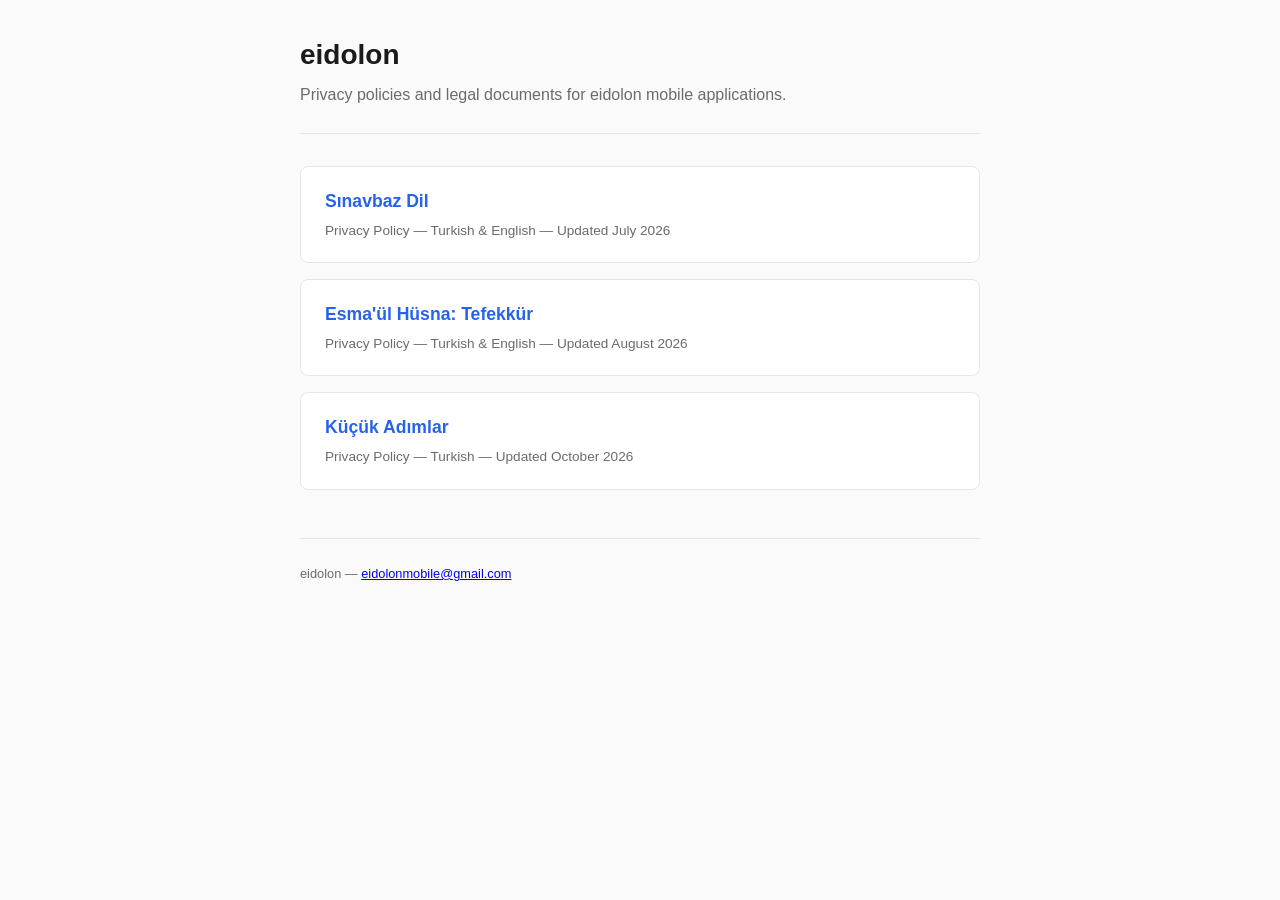
<file: index.html>
<!DOCTYPE html>
<html lang="en">
<head>
  <meta charset="UTF-8">
  <meta name="viewport" content="width=device-width, initial-scale=1.0">
  <title>eidolon — Legal Documents</title>
  <link rel="stylesheet" href="style.css">
</head>
<body>
  <div class="container">
    <header>
      <h1>eidolon</h1>
      <p>Privacy policies and legal documents for eidolon mobile applications.</p>
    </header>

    <main>
      <div class="card-grid">

        <div class="card">
          <h2><a href="sinavbaz/">Sınavbaz Dil</a></h2>
          <p class="meta">Privacy Policy — Turkish &amp; English — Updated July 2026</p>
        </div>

        <div class="card">
          <h2><a href="esma/">Esma'ül Hüsna: Tefekkür</a></h2>
          <p class="meta">Privacy Policy — Turkish &amp; English — Updated August 2026</p>
        </div>

        <div class="card">
          <h2><a href="kucukadimlar/">Küçük Adımlar</a></h2>
          <p class="meta">Privacy Policy — Turkish — Updated October 2026</p>
        </div>

        <!--
        <div class="card">
          <h2><a href="PROJECT-SLUG/">Project Name</a></h2>
          <p class="meta">Privacy Policy — LANGUAGES — Updated MONTH YEAR</p>
        </div>
        -->

      </div>
    </main>

    <footer>
      <p>eidolon &mdash; <a href="mailto:eidolonmobile@gmail.com">eidolonmobile@gmail.com</a></p>
    </footer>
  </div>
</body>
</html>
</file>
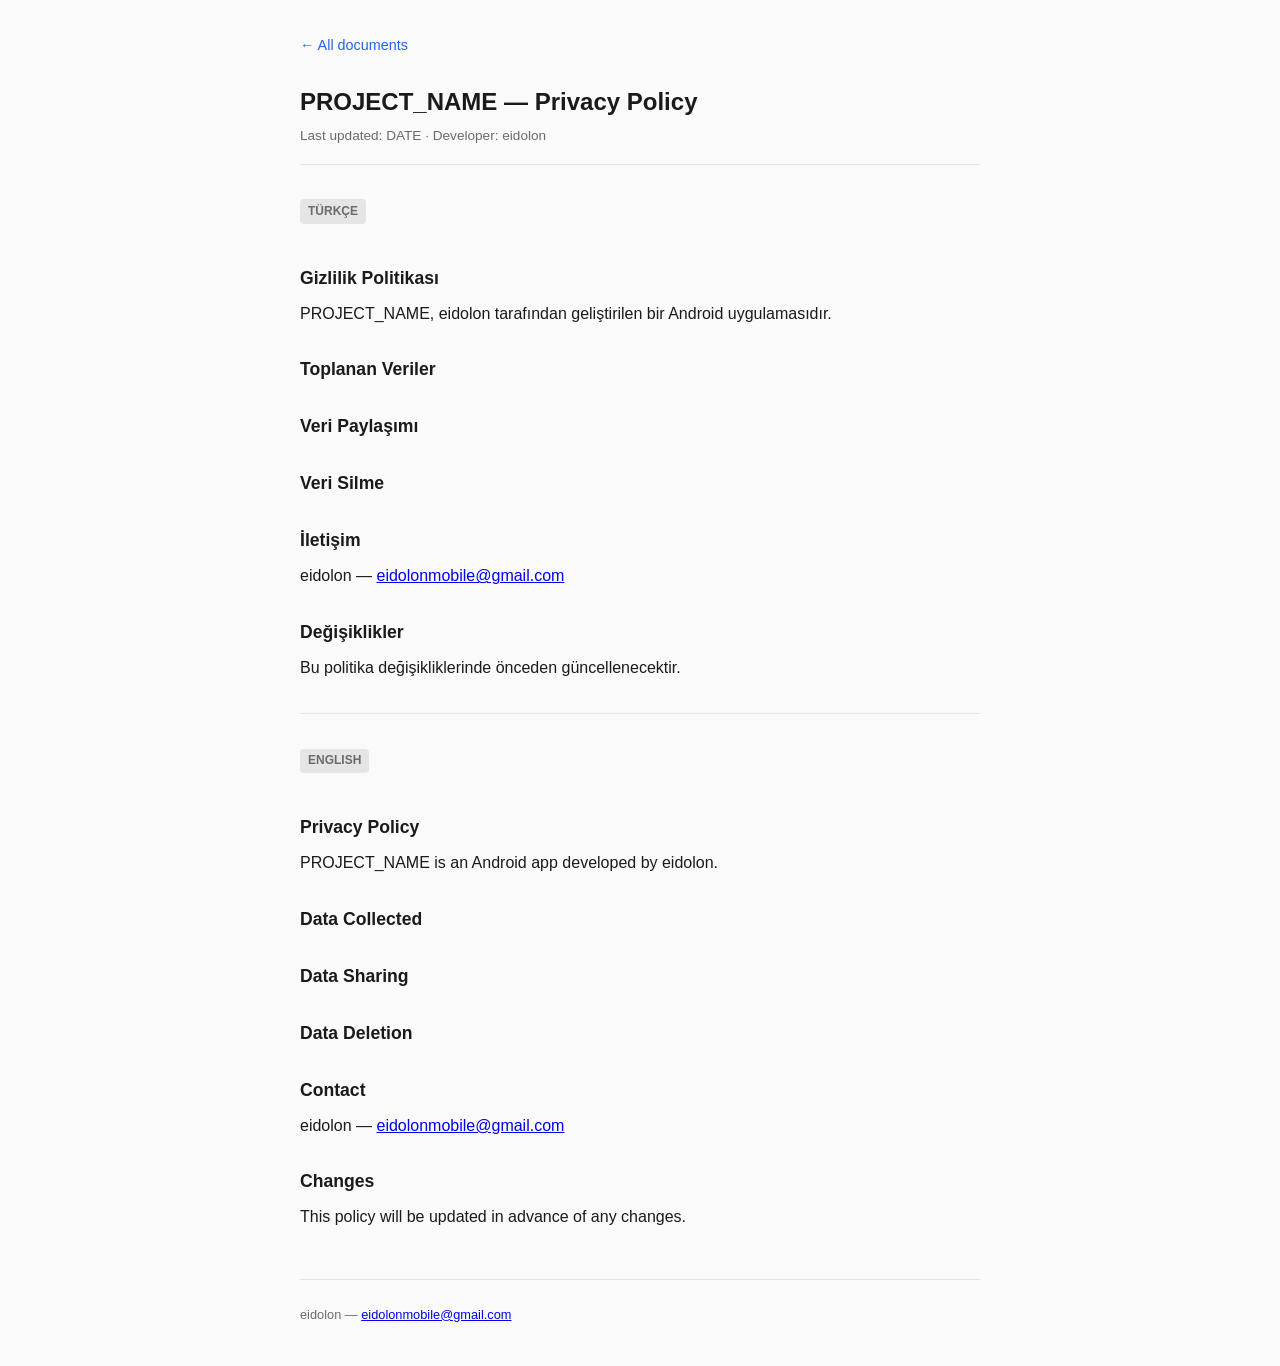
<file: _template/index.html>
<!DOCTYPE html>
<html lang="en">
<head>
  <meta charset="UTF-8">
  <meta name="viewport" content="width=device-width, initial-scale=1.0">
  <title>Privacy Policy — PROJECT_NAME</title>
  <link rel="stylesheet" href="../style.css">
</head>
<body>
  <div class="container policy">

    <a href="../" class="back-link">&larr; All documents</a>

    <h1>PROJECT_NAME — Privacy Policy</h1>
    <p class="meta">Last updated: DATE &middot; Developer: eidolon</p>

    <!-- ── Turkish ── -->
    <span class="lang-label">TÜRKÇE</span>

    <h2>Gizlilik Politikası</h2>

    <p>PROJECT_NAME, eidolon tarafından geliştirilen bir Android uygulamasıdır.</p>

    <h2>Toplanan Veriler</h2>
    <!-- List data collected, or state "no data collected" -->

    <h2>Veri Paylaşımı</h2>
    <!-- Describe data sharing practices -->

    <h2>Veri Silme</h2>
    <!-- Describe how users can delete their data -->

    <h2>İletişim</h2>
    <p>eidolon — <a href="mailto:eidolonmobile@gmail.com">eidolonmobile@gmail.com</a></p>

    <h2>Değişiklikler</h2>
    <p>Bu politika değişikliklerinde önceden güncellenecektir.</p>

    <hr>

    <!-- ── English ── -->
    <span class="lang-label">ENGLISH</span>

    <h2>Privacy Policy</h2>

    <p>PROJECT_NAME is an Android app developed by eidolon.</p>

    <h2>Data Collected</h2>
    <!-- List data collected, or state "no data collected" -->

    <h2>Data Sharing</h2>
    <!-- Describe data sharing practices -->

    <h2>Data Deletion</h2>
    <!-- Describe how users can delete their data -->

    <h2>Contact</h2>
    <p>eidolon — <a href="mailto:eidolonmobile@gmail.com">eidolonmobile@gmail.com</a></p>

    <h2>Changes</h2>
    <p>This policy will be updated in advance of any changes.</p>

    <footer>
      <p>eidolon &mdash; <a href="mailto:eidolonmobile@gmail.com">eidolonmobile@gmail.com</a></p>
    </footer>
  </div>
</body>
</html>
</file>
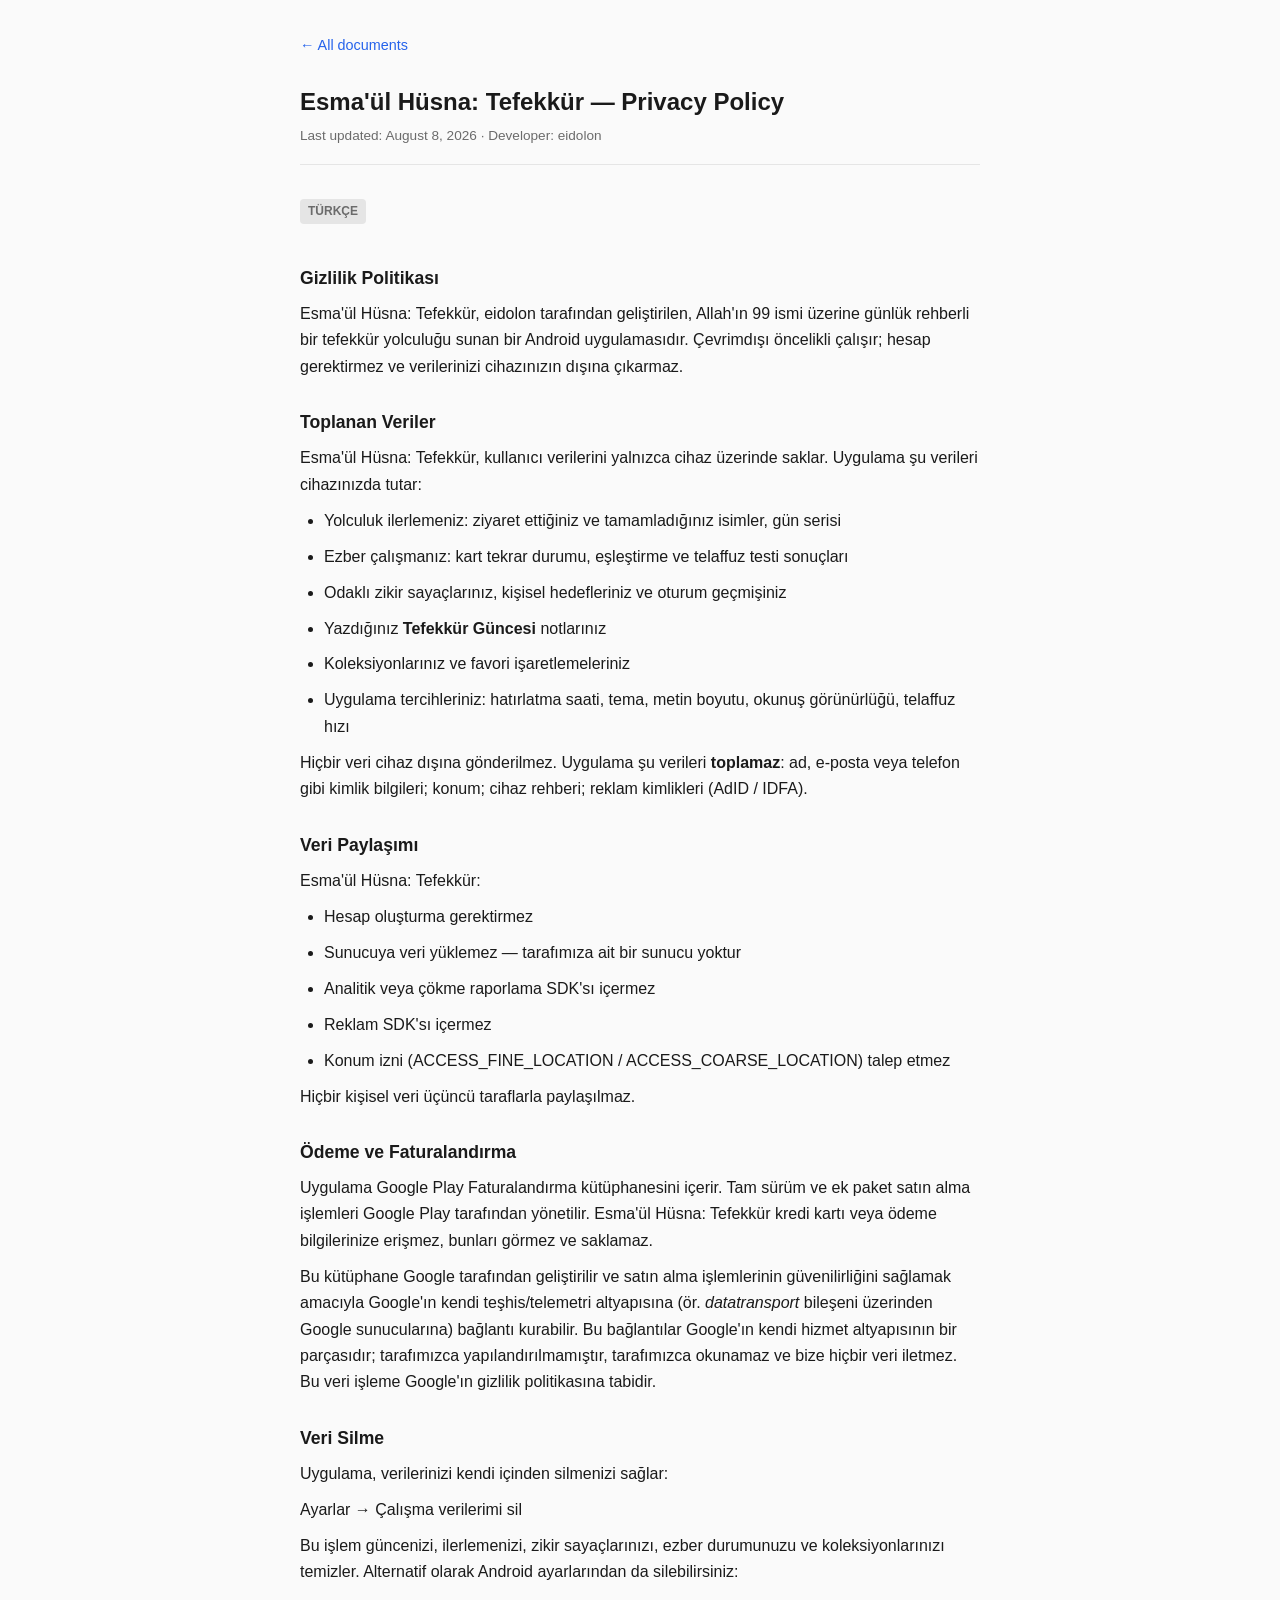
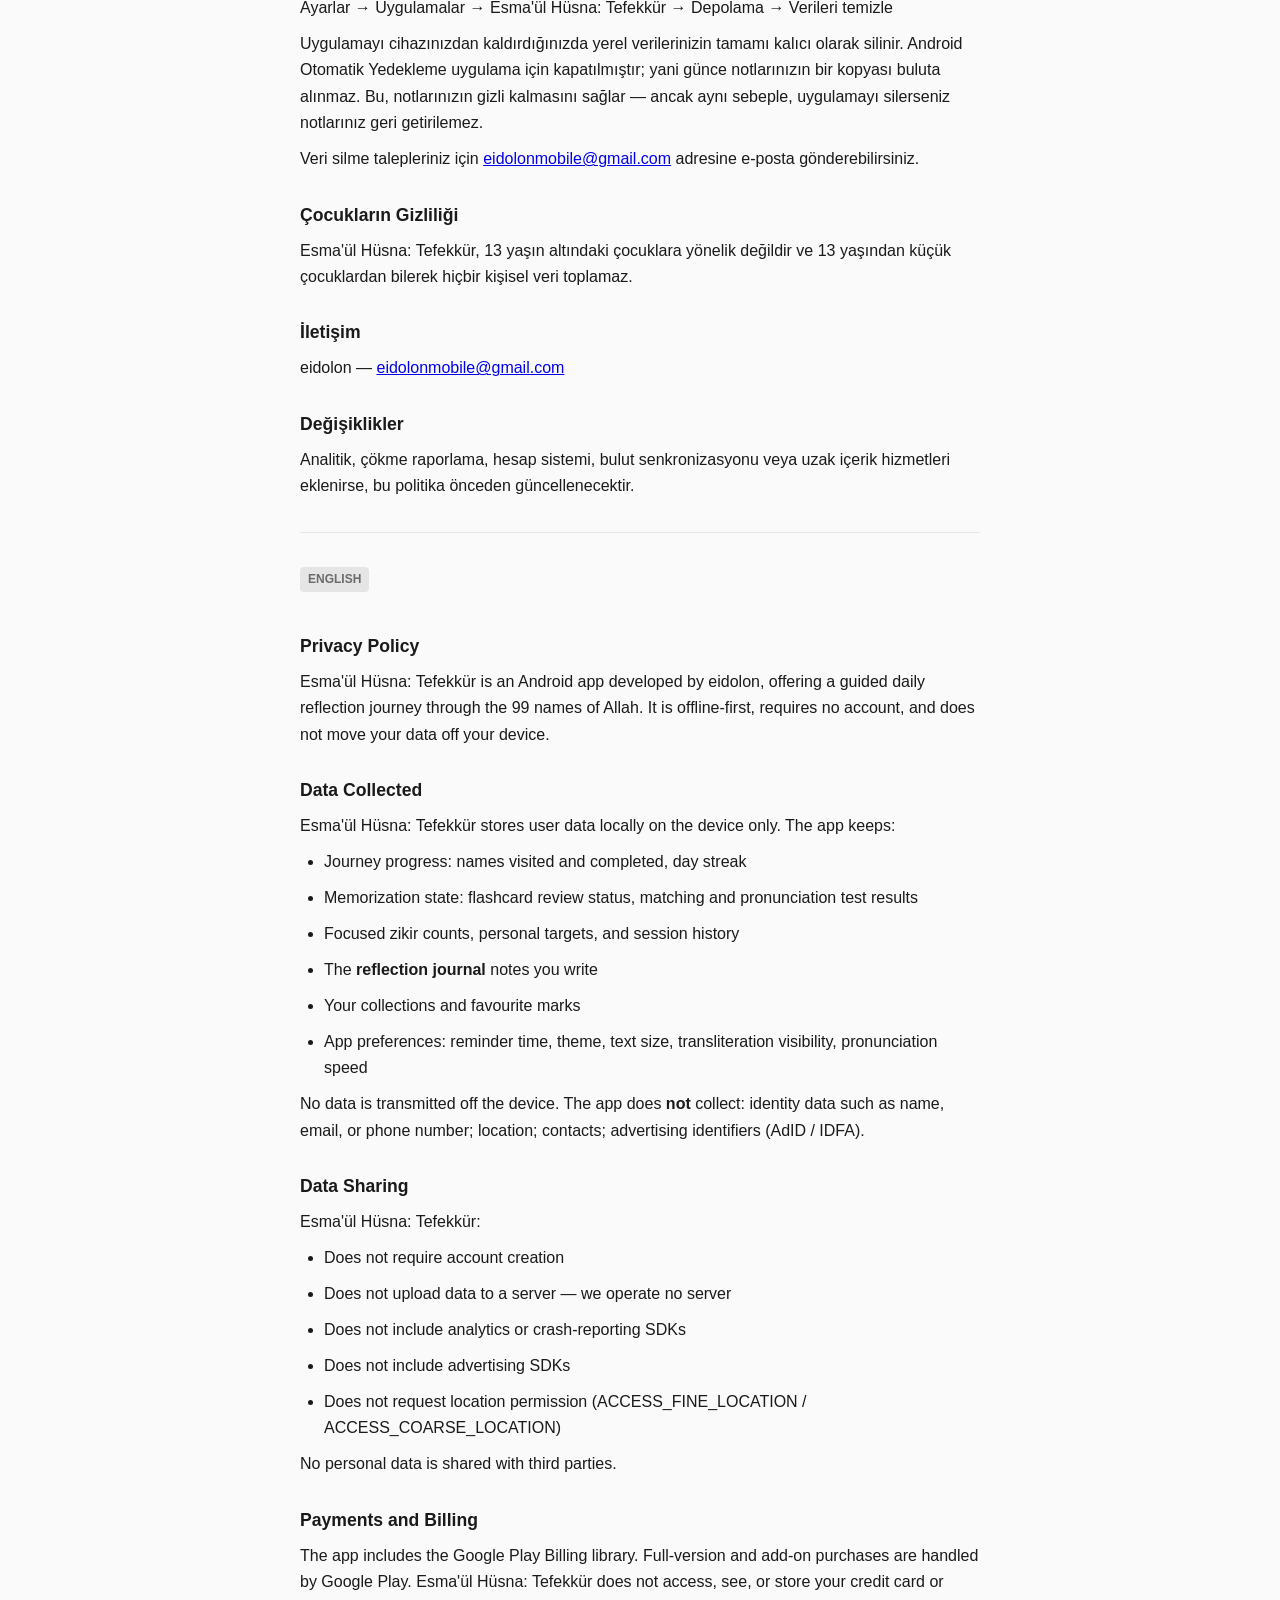
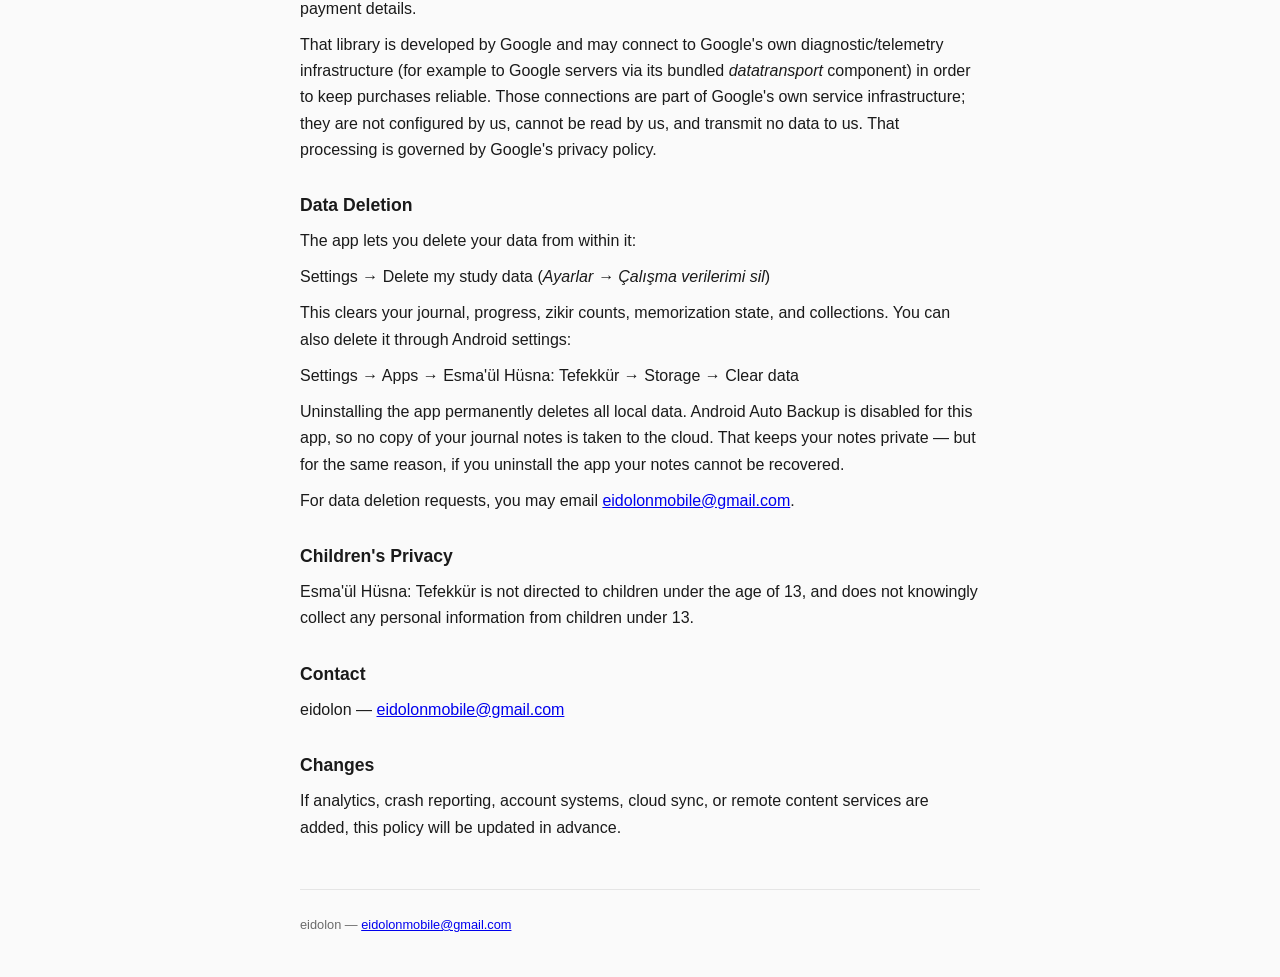
<file: esma/index.html>
<!DOCTYPE html>
<html lang="tr">
<head>
  <meta charset="UTF-8">
  <meta name="viewport" content="width=device-width, initial-scale=1.0">
  <title>Privacy Policy — Esma'ül Hüsna: Tefekkür</title>
  <link rel="stylesheet" href="../style.css">
</head>
<body>
  <div class="container policy">

    <a href="../" class="back-link">&larr; All documents</a>

    <h1>Esma'ül Hüsna: Tefekkür — Privacy Policy</h1>
    <p class="meta">Last updated: August 8, 2026 &middot; Developer: eidolon</p>

    <!-- ── Turkish ── -->
    <span class="lang-label">TÜRKÇE</span>

    <h2>Gizlilik Politikası</h2>

    <p>Esma'ül Hüsna: Tefekkür, eidolon tarafından geliştirilen, Allah'ın 99 ismi üzerine günlük rehberli bir tefekkür yolculuğu sunan bir Android uygulamasıdır. Çevrimdışı öncelikli çalışır; hesap gerektirmez ve verilerinizi cihazınızın dışına çıkarmaz.</p>

    <h2>Toplanan Veriler</h2>

    <p>Esma'ül Hüsna: Tefekkür, kullanıcı verilerini yalnızca cihaz üzerinde saklar. Uygulama şu verileri cihazınızda tutar:</p>

    <ul>
      <li>Yolculuk ilerlemeniz: ziyaret ettiğiniz ve tamamladığınız isimler, gün serisi</li>
      <li>Ezber çalışmanız: kart tekrar durumu, eşleştirme ve telaffuz testi sonuçları</li>
      <li>Odaklı zikir sayaçlarınız, kişisel hedefleriniz ve oturum geçmişiniz</li>
      <li>Yazdığınız <strong>Tefekkür Güncesi</strong> notlarınız</li>
      <li>Koleksiyonlarınız ve favori işaretlemeleriniz</li>
      <li>Uygulama tercihleriniz: hatırlatma saati, tema, metin boyutu, okunuş görünürlüğü, telaffuz hızı</li>
    </ul>

    <p>Hiçbir veri cihaz dışına gönderilmez. Uygulama şu verileri <strong>toplamaz</strong>: ad, e-posta veya telefon gibi kimlik bilgileri; konum; cihaz rehberi; reklam kimlikleri (AdID / IDFA).</p>

    <h2>Veri Paylaşımı</h2>

    <p>Esma'ül Hüsna: Tefekkür:</p>

    <ul>
      <li>Hesap oluşturma gerektirmez</li>
      <li>Sunucuya veri yüklemez — tarafımıza ait bir sunucu yoktur</li>
      <li>Analitik veya çökme raporlama SDK'sı içermez</li>
      <li>Reklam SDK'sı içermez</li>
      <li>Konum izni (ACCESS_FINE_LOCATION / ACCESS_COARSE_LOCATION) talep etmez</li>
    </ul>

    <p>Hiçbir kişisel veri üçüncü taraflarla paylaşılmaz.</p>

    <h2>Ödeme ve Faturalandırma</h2>

    <p>Uygulama Google Play Faturalandırma kütüphanesini içerir. Tam sürüm ve ek paket satın alma işlemleri Google Play tarafından yönetilir. Esma'ül Hüsna: Tefekkür kredi kartı veya ödeme bilgilerinize erişmez, bunları görmez ve saklamaz.</p>

    <p>Bu kütüphane Google tarafından geliştirilir ve satın alma işlemlerinin güvenilirliğini sağlamak amacıyla Google'ın kendi teşhis/telemetri altyapısına (ör. <em>datatransport</em> bileşeni üzerinden Google sunucularına) bağlantı kurabilir. Bu bağlantılar Google'ın kendi hizmet altyapısının bir parçasıdır; tarafımızca yapılandırılmamıştır, tarafımızca okunamaz ve bize hiçbir veri iletmez. Bu veri işleme Google'ın gizlilik politikasına tabidir.</p>

    <h2>Veri Silme</h2>

    <p>Uygulama, verilerinizi kendi içinden silmenizi sağlar:</p>

    <p>Ayarlar &rarr; Çalışma verilerimi sil</p>

    <p>Bu işlem güncenizi, ilerlemenizi, zikir sayaçlarınızı, ezber durumunuzu ve koleksiyonlarınızı temizler. Alternatif olarak Android ayarlarından da silebilirsiniz:</p>

    <p>Ayarlar &rarr; Uygulamalar &rarr; Esma'ül Hüsna: Tefekkür &rarr; Depolama &rarr; Verileri temizle</p>

    <p>Uygulamayı cihazınızdan kaldırdığınızda yerel verilerinizin tamamı kalıcı olarak silinir. Android Otomatik Yedekleme uygulama için kapatılmıştır; yani günce notlarınızın bir kopyası buluta alınmaz. Bu, notlarınızın gizli kalmasını sağlar — ancak aynı sebeple, uygulamayı silerseniz notlarınız geri getirilemez.</p>

    <p>Veri silme talepleriniz için <a href="mailto:eidolonmobile@gmail.com">eidolonmobile@gmail.com</a> adresine e-posta gönderebilirsiniz.</p>

    <h2>Çocukların Gizliliği</h2>

    <p>Esma'ül Hüsna: Tefekkür, 13 yaşın altındaki çocuklara yönelik değildir ve 13 yaşından küçük çocuklardan bilerek hiçbir kişisel veri toplamaz.</p>

    <h2>İletişim</h2>

    <p>eidolon — <a href="mailto:eidolonmobile@gmail.com">eidolonmobile@gmail.com</a></p>

    <h2>Değişiklikler</h2>

    <p>Analitik, çökme raporlama, hesap sistemi, bulut senkronizasyonu veya uzak içerik hizmetleri eklenirse, bu politika önceden güncellenecektir.</p>

    <hr>

    <!-- ── English ── -->
    <span class="lang-label">ENGLISH</span>

    <h2>Privacy Policy</h2>

    <p>Esma'ül Hüsna: Tefekkür is an Android app developed by eidolon, offering a guided daily reflection journey through the 99 names of Allah. It is offline-first, requires no account, and does not move your data off your device.</p>

    <h2>Data Collected</h2>

    <p>Esma'ül Hüsna: Tefekkür stores user data locally on the device only. The app keeps:</p>

    <ul>
      <li>Journey progress: names visited and completed, day streak</li>
      <li>Memorization state: flashcard review status, matching and pronunciation test results</li>
      <li>Focused zikir counts, personal targets, and session history</li>
      <li>The <strong>reflection journal</strong> notes you write</li>
      <li>Your collections and favourite marks</li>
      <li>App preferences: reminder time, theme, text size, transliteration visibility, pronunciation speed</li>
    </ul>

    <p>No data is transmitted off the device. The app does <strong>not</strong> collect: identity data such as name, email, or phone number; location; contacts; advertising identifiers (AdID / IDFA).</p>

    <h2>Data Sharing</h2>

    <p>Esma'ül Hüsna: Tefekkür:</p>

    <ul>
      <li>Does not require account creation</li>
      <li>Does not upload data to a server — we operate no server</li>
      <li>Does not include analytics or crash-reporting SDKs</li>
      <li>Does not include advertising SDKs</li>
      <li>Does not request location permission (ACCESS_FINE_LOCATION / ACCESS_COARSE_LOCATION)</li>
    </ul>

    <p>No personal data is shared with third parties.</p>

    <h2>Payments and Billing</h2>

    <p>The app includes the Google Play Billing library. Full-version and add-on purchases are handled by Google Play. Esma'ül Hüsna: Tefekkür does not access, see, or store your credit card or payment details.</p>

    <p>That library is developed by Google and may connect to Google's own diagnostic/telemetry infrastructure (for example to Google servers via its bundled <em>datatransport</em> component) in order to keep purchases reliable. Those connections are part of Google's own service infrastructure; they are not configured by us, cannot be read by us, and transmit no data to us. That processing is governed by Google's privacy policy.</p>

    <h2>Data Deletion</h2>

    <p>The app lets you delete your data from within it:</p>

    <p>Settings &rarr; Delete my study data (<em>Ayarlar &rarr; Çalışma verilerimi sil</em>)</p>

    <p>This clears your journal, progress, zikir counts, memorization state, and collections. You can also delete it through Android settings:</p>

    <p>Settings &rarr; Apps &rarr; Esma'ül Hüsna: Tefekkür &rarr; Storage &rarr; Clear data</p>

    <p>Uninstalling the app permanently deletes all local data. Android Auto Backup is disabled for this app, so no copy of your journal notes is taken to the cloud. That keeps your notes private — but for the same reason, if you uninstall the app your notes cannot be recovered.</p>

    <p>For data deletion requests, you may email <a href="mailto:eidolonmobile@gmail.com">eidolonmobile@gmail.com</a>.</p>

    <h2>Children's Privacy</h2>

    <p>Esma'ül Hüsna: Tefekkür is not directed to children under the age of 13, and does not knowingly collect any personal information from children under 13.</p>

    <h2>Contact</h2>

    <p>eidolon — <a href="mailto:eidolonmobile@gmail.com">eidolonmobile@gmail.com</a></p>

    <h2>Changes</h2>

    <p>If analytics, crash reporting, account systems, cloud sync, or remote content services are added, this policy will be updated in advance.</p>

    <footer>
      <p>eidolon &mdash; <a href="mailto:eidolonmobile@gmail.com">eidolonmobile@gmail.com</a></p>
    </footer>
  </div>
</body>
</html>
</file>
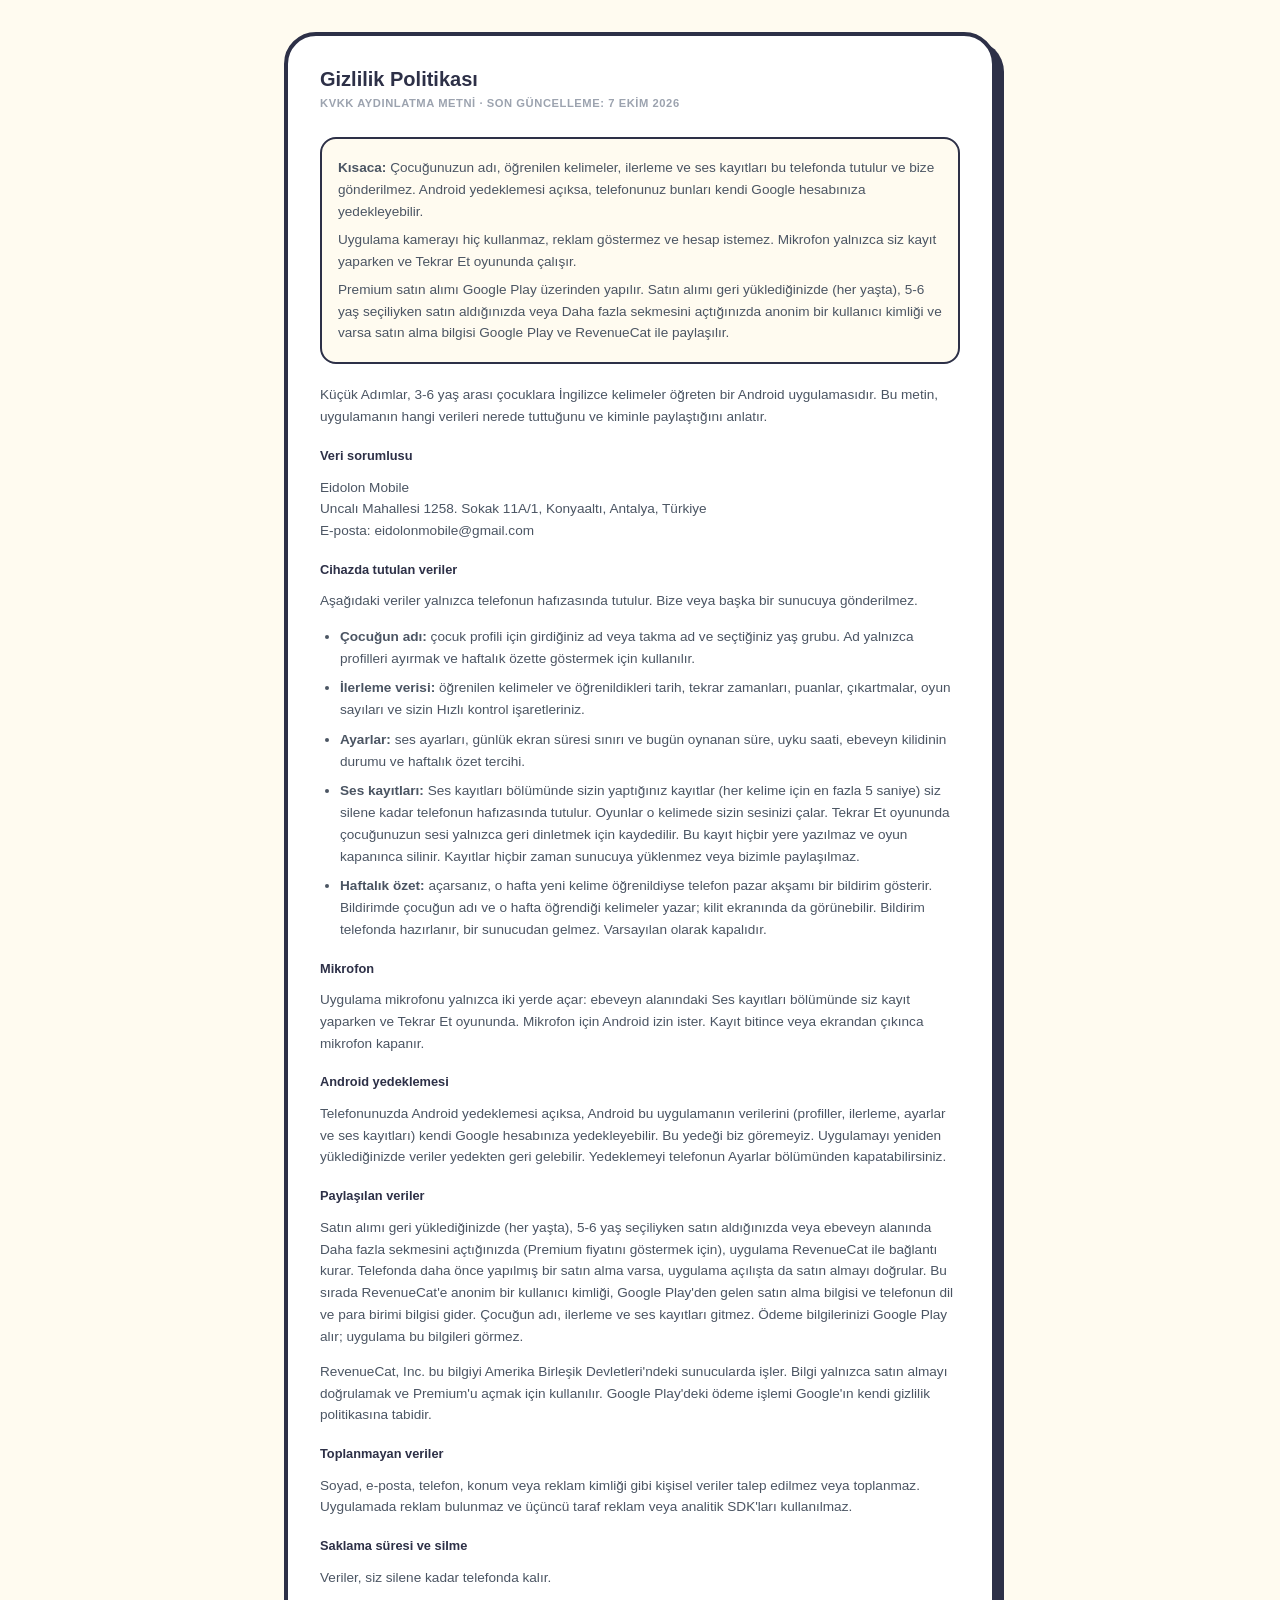
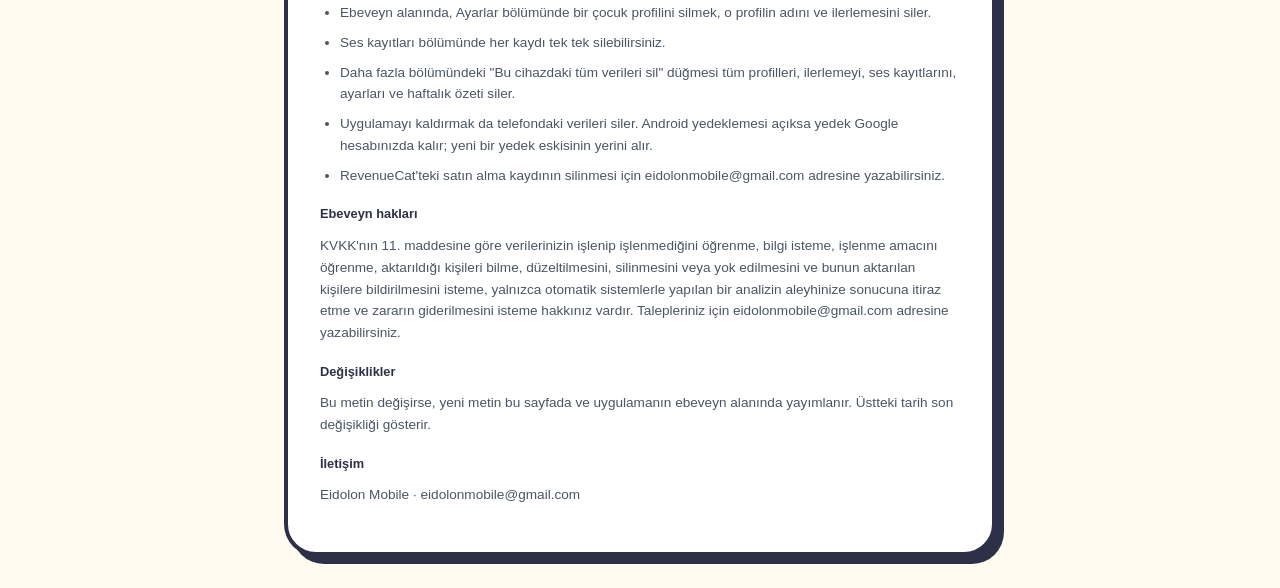
<file: kucukadimlar/index.html>
<!doctype html>
<html lang="tr">
<head>
<meta charset="utf-8">
<meta name="viewport" content="width=device-width, initial-scale=1">
<title>Gizlilik Politikası · Küçük Adımlar</title>
<style>
  body {
    margin: 0;
    padding: 2rem 1rem;
    background: #FFFBF0;
    color: #2D3047;
    font-family: -apple-system, BlinkMacSystemFont, "Segoe UI", Roboto, sans-serif;
  }
  .card {
    max-width: 640px;
    margin: 0 auto;
    background: #fff;
    border: 4px solid #2D3047;
    border-radius: 32px;
    box-shadow: 8px 8px 0px 0px #2D3047;
    padding: 2rem;
  }
  h1 { font-size: 1.25rem; font-weight: 900; margin: 0 0 0.25rem; }
  .updated { font-size: 0.7rem; font-weight: 700; color: #9CA3AF; text-transform: uppercase; letter-spacing: 0.05em; margin: 0 0 1.5rem; }
  h2 { font-size: 0.8rem; font-weight: 900; margin: 1.25rem 0 0.4rem; }
  p, li { font-size: 0.85rem; font-weight: 500; color: #4B5563; line-height: 1.6; }
  ul { margin: 0.25rem 0; padding-left: 1.25rem; }
  li { margin-bottom: 0.5rem; }
  li:last-child { margin-bottom: 0; }
  .box { background: #FFFBF0; border: 2px solid #2D3047; border-radius: 16px; padding: 0.75rem 1rem; margin-bottom: 1.25rem; }
  .box p { margin: 0.4rem 0; }
</style>
</head>
<body>
  <div class="card">
    <h1>Gizlilik Politikası</h1>
    <p class="updated">KVKK Aydınlatma Metni · Son güncelleme: 7 Ekim 2026</p>

    <div class="box">
      <p><strong>Kısaca:</strong> Çocuğunuzun adı, öğrenilen kelimeler, ilerleme ve ses kayıtları bu telefonda tutulur ve bize gönderilmez. Android yedeklemesi açıksa, telefonunuz bunları kendi Google hesabınıza yedekleyebilir.</p>
      <p>Uygulama kamerayı hiç kullanmaz, reklam göstermez ve hesap istemez. Mikrofon yalnızca siz kayıt yaparken ve Tekrar Et oyununda çalışır.</p>
      <p>Premium satın alımı Google Play üzerinden yapılır. Satın alımı geri yüklediğinizde (her yaşta), 5-6 yaş seçiliyken satın aldığınızda veya Daha fazla sekmesini açtığınızda anonim bir kullanıcı kimliği ve varsa satın alma bilgisi Google Play ve RevenueCat ile paylaşılır.</p>
    </div>

    <p>Küçük Adımlar, 3-6 yaş arası çocuklara İngilizce kelimeler öğreten bir Android uygulamasıdır. Bu metin, uygulamanın hangi verileri nerede tuttuğunu ve kiminle paylaştığını anlatır.</p>

    <h2>Veri sorumlusu</h2>
    <p>Eidolon Mobile<br>Uncalı Mahallesi 1258. Sokak 11A/1, Konyaaltı, Antalya, Türkiye<br>E-posta: eidolonmobile@gmail.com</p>

    <h2>Cihazda tutulan veriler</h2>
    <p>Aşağıdaki veriler yalnızca telefonun hafızasında tutulur. Bize veya başka bir sunucuya gönderilmez.</p>
    <ul>
      <li><strong>Çocuğun adı:</strong> çocuk profili için girdiğiniz ad veya takma ad ve seçtiğiniz yaş grubu. Ad yalnızca profilleri ayırmak ve haftalık özette göstermek için kullanılır.</li>
      <li><strong>İlerleme verisi:</strong> öğrenilen kelimeler ve öğrenildikleri tarih, tekrar zamanları, puanlar, çıkartmalar, oyun sayıları ve sizin Hızlı kontrol işaretleriniz.</li>
      <li><strong>Ayarlar:</strong> ses ayarları, günlük ekran süresi sınırı ve bugün oynanan süre, uyku saati, ebeveyn kilidinin durumu ve haftalık özet tercihi.</li>
      <li><strong>Ses kayıtları:</strong> Ses kayıtları bölümünde sizin yaptığınız kayıtlar (her kelime için en fazla 5 saniye) siz silene kadar telefonun hafızasında tutulur. Oyunlar o kelimede sizin sesinizi çalar. Tekrar Et oyununda çocuğunuzun sesi yalnızca geri dinletmek için kaydedilir. Bu kayıt hiçbir yere yazılmaz ve oyun kapanınca silinir. Kayıtlar hiçbir zaman sunucuya yüklenmez veya bizimle paylaşılmaz.</li>
      <li><strong>Haftalık özet:</strong> açarsanız, o hafta yeni kelime öğrenildiyse telefon pazar akşamı bir bildirim gösterir. Bildirimde çocuğun adı ve o hafta öğrendiği kelimeler yazar; kilit ekranında da görünebilir. Bildirim telefonda hazırlanır, bir sunucudan gelmez. Varsayılan olarak kapalıdır.</li>
    </ul>

    <h2>Mikrofon</h2>
    <p>Uygulama mikrofonu yalnızca iki yerde açar: ebeveyn alanındaki Ses kayıtları bölümünde siz kayıt yaparken ve Tekrar Et oyununda. Mikrofon için Android izin ister. Kayıt bitince veya ekrandan çıkınca mikrofon kapanır.</p>

    <h2>Android yedeklemesi</h2>
    <p>Telefonunuzda Android yedeklemesi açıksa, Android bu uygulamanın verilerini (profiller, ilerleme, ayarlar ve ses kayıtları) kendi Google hesabınıza yedekleyebilir. Bu yedeği biz göremeyiz. Uygulamayı yeniden yüklediğinizde veriler yedekten geri gelebilir. Yedeklemeyi telefonun Ayarlar bölümünden kapatabilirsiniz.</p>

    <h2>Paylaşılan veriler</h2>
    <p>Satın alımı geri yüklediğinizde (her yaşta), 5-6 yaş seçiliyken satın aldığınızda veya ebeveyn alanında Daha fazla sekmesini açtığınızda (Premium fiyatını göstermek için), uygulama RevenueCat ile bağlantı kurar. Telefonda daha önce yapılmış bir satın alma varsa, uygulama açılışta da satın almayı doğrular. Bu sırada RevenueCat'e anonim bir kullanıcı kimliği, Google Play'den gelen satın alma bilgisi ve telefonun dil ve para birimi bilgisi gider. Çocuğun adı, ilerleme ve ses kayıtları gitmez. Ödeme bilgilerinizi Google Play alır; uygulama bu bilgileri görmez.</p>
    <p>RevenueCat, Inc. bu bilgiyi Amerika Birleşik Devletleri'ndeki sunucularda işler. Bilgi yalnızca satın almayı doğrulamak ve Premium'u açmak için kullanılır. Google Play'deki ödeme işlemi Google'ın kendi gizlilik politikasına tabidir.</p>

    <h2>Toplanmayan veriler</h2>
    <p>Soyad, e-posta, telefon, konum veya reklam kimliği gibi kişisel veriler talep edilmez veya toplanmaz. Uygulamada reklam bulunmaz ve üçüncü taraf reklam veya analitik SDK'ları kullanılmaz.</p>

    <h2>Saklama süresi ve silme</h2>
    <p>Veriler, siz silene kadar telefonda kalır.</p>
    <ul>
      <li>Ebeveyn alanında, Ayarlar bölümünde bir çocuk profilini silmek, o profilin adını ve ilerlemesini siler.</li>
      <li>Ses kayıtları bölümünde her kaydı tek tek silebilirsiniz.</li>
      <li>Daha fazla bölümündeki "Bu cihazdaki tüm verileri sil" düğmesi tüm profilleri, ilerlemeyi, ses kayıtlarını, ayarları ve haftalık özeti siler.</li>
      <li>Uygulamayı kaldırmak da telefondaki verileri siler. Android yedeklemesi açıksa yedek Google hesabınızda kalır; yeni bir yedek eskisinin yerini alır.</li>
      <li>RevenueCat'teki satın alma kaydının silinmesi için eidolonmobile@gmail.com adresine yazabilirsiniz.</li>
    </ul>

    <h2>Ebeveyn hakları</h2>
    <p>KVKK'nın 11. maddesine göre verilerinizin işlenip işlenmediğini öğrenme, bilgi isteme, işlenme amacını öğrenme, aktarıldığı kişileri bilme, düzeltilmesini, silinmesini veya yok edilmesini ve bunun aktarılan kişilere bildirilmesini isteme, yalnızca otomatik sistemlerle yapılan bir analizin aleyhinize sonucuna itiraz etme ve zararın giderilmesini isteme hakkınız vardır. Talepleriniz için eidolonmobile@gmail.com adresine yazabilirsiniz.</p>

    <h2>Değişiklikler</h2>
    <p>Bu metin değişirse, yeni metin bu sayfada ve uygulamanın ebeveyn alanında yayımlanır. Üstteki tarih son değişikliği gösterir.</p>

    <h2>İletişim</h2>
    <p>Eidolon Mobile · eidolonmobile@gmail.com</p>
  </div>
</body>
</html>
</file>
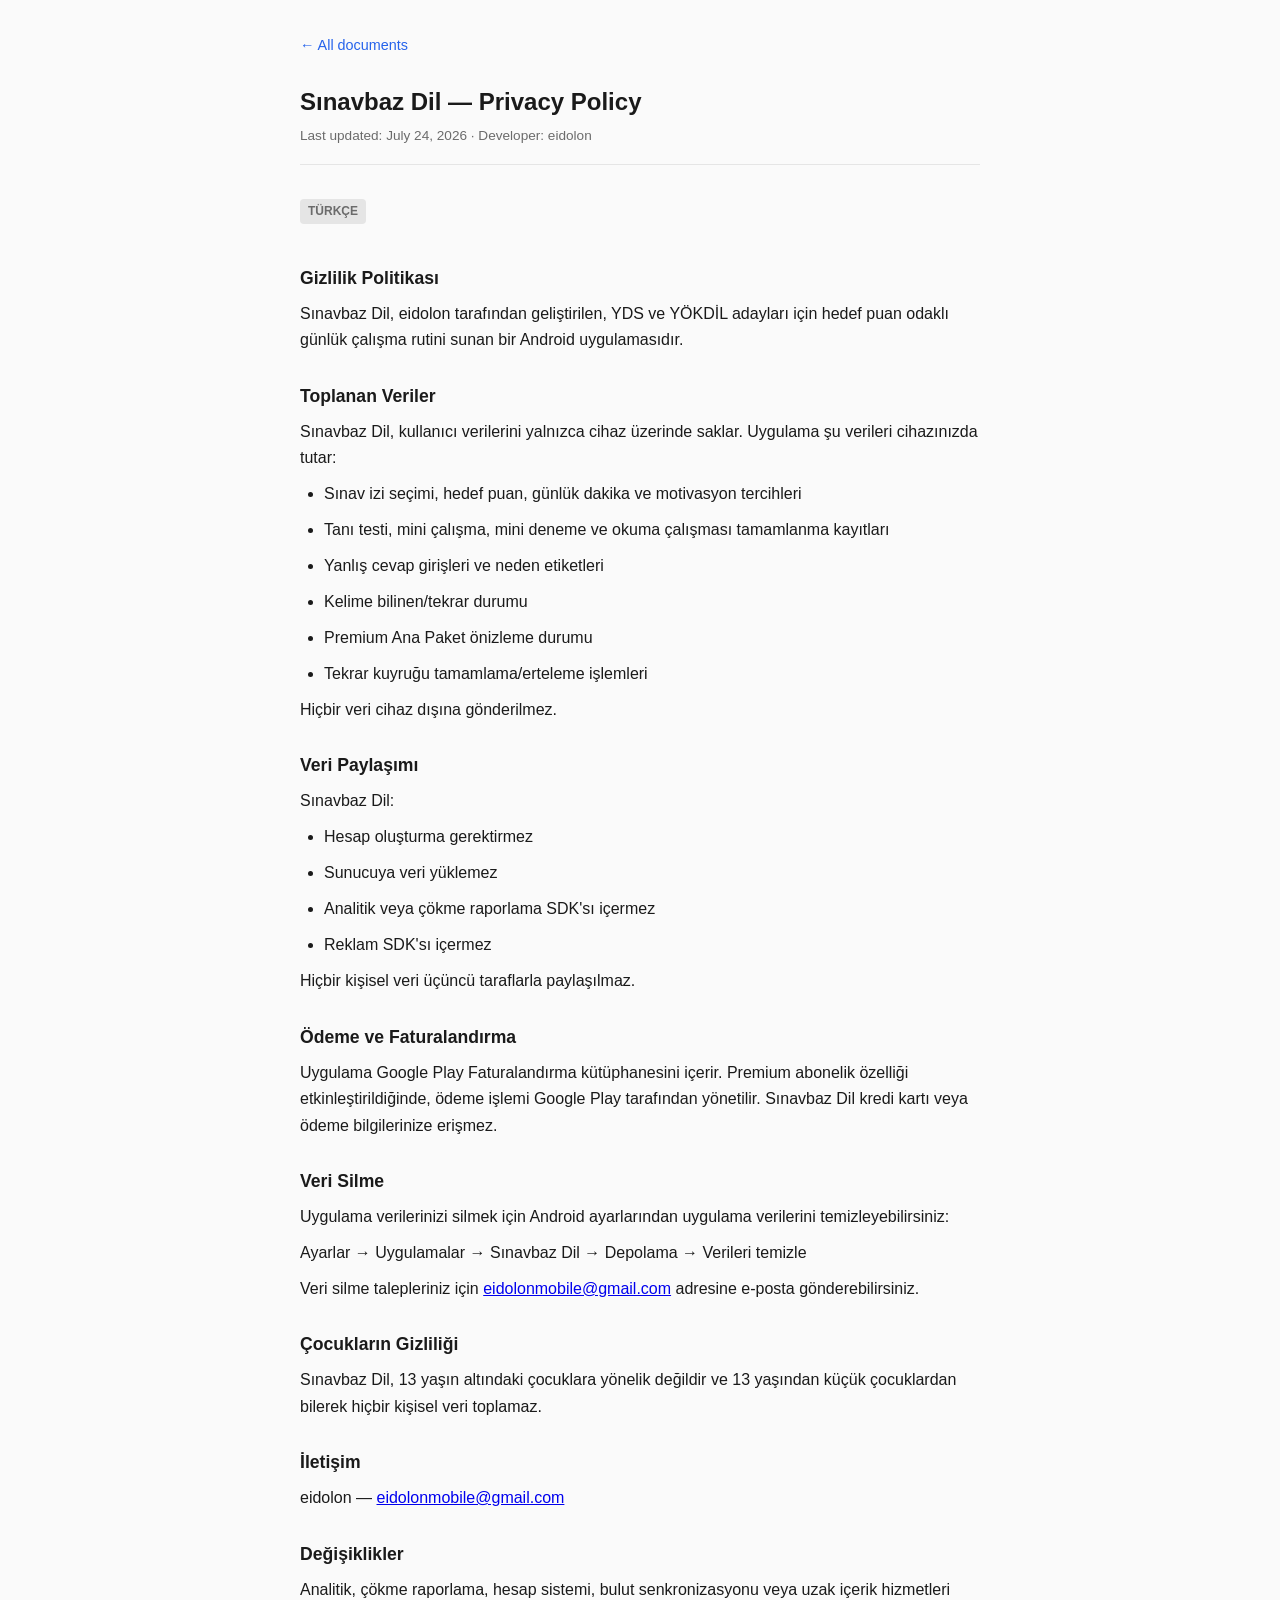
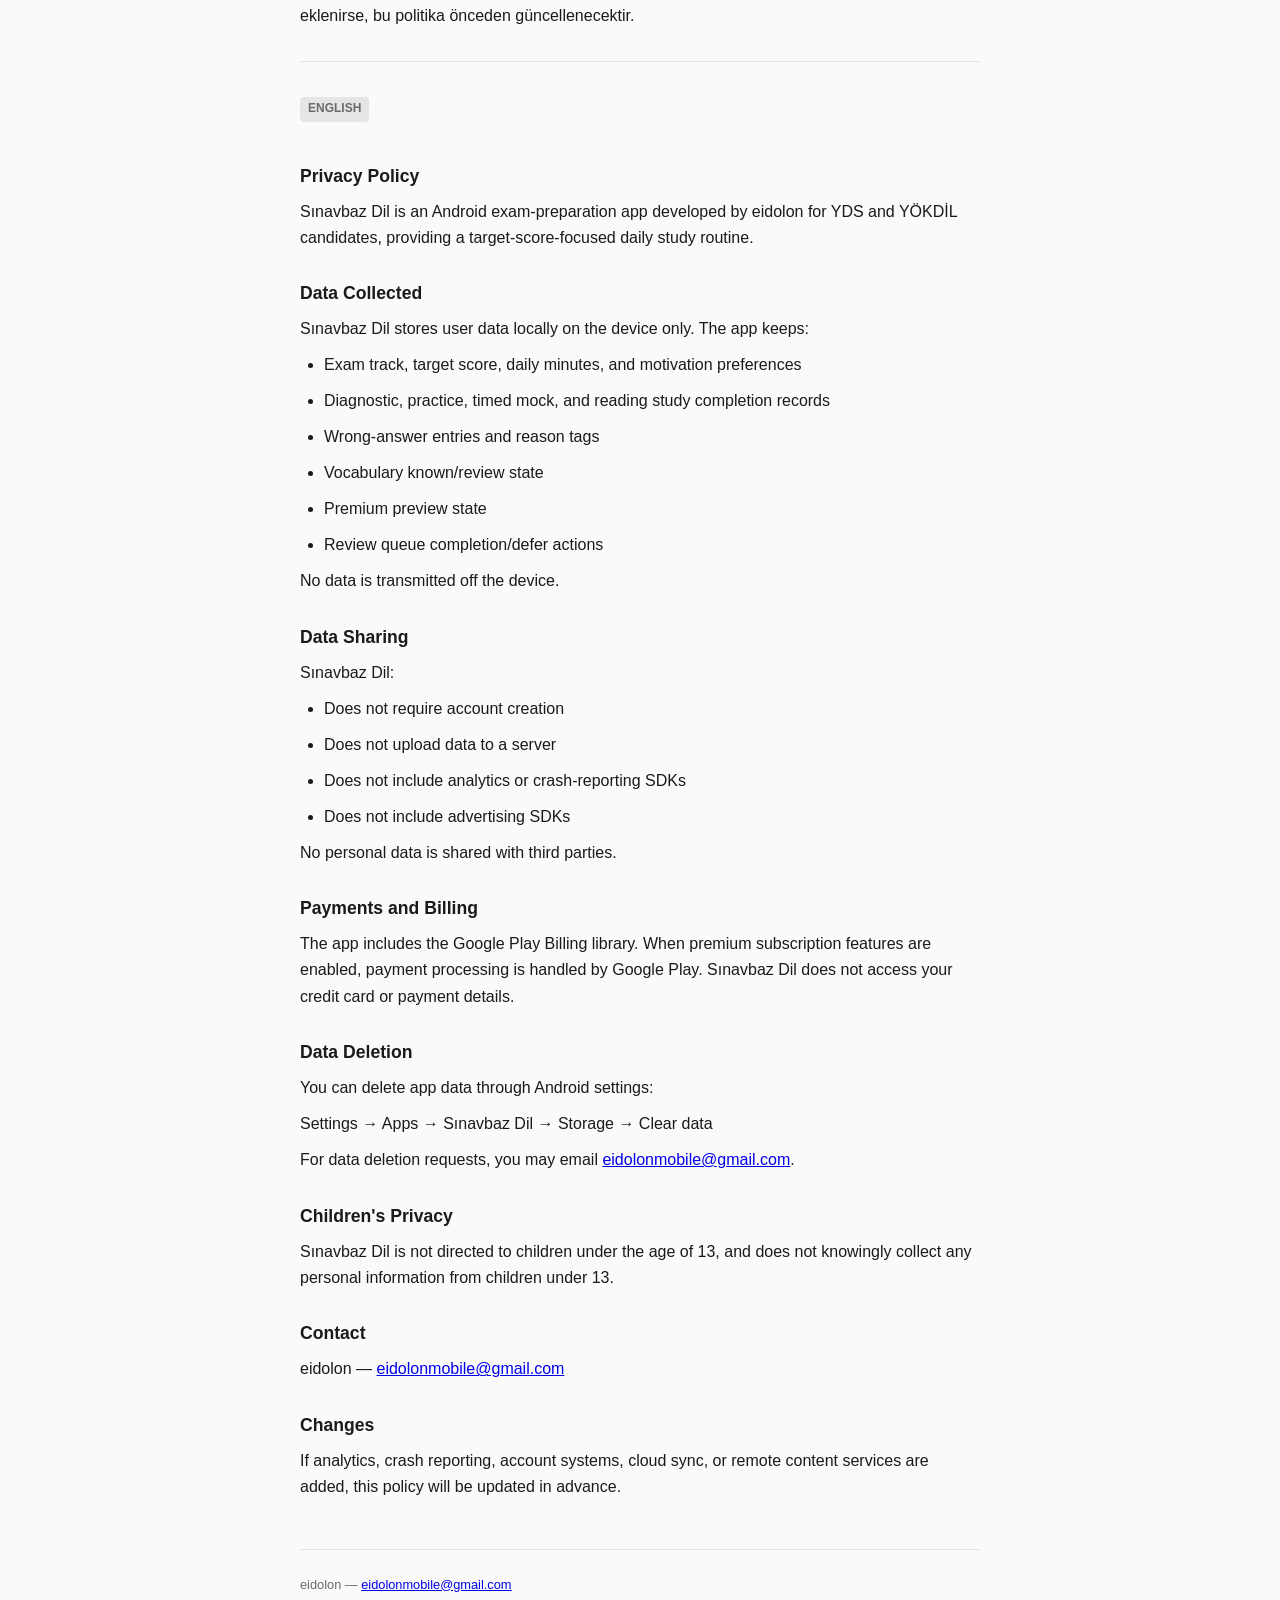
<file: sinavbaz/index.html>
<!DOCTYPE html>
<html lang="tr">
<head>
  <meta charset="UTF-8">
  <meta name="viewport" content="width=device-width, initial-scale=1.0">
  <title>Privacy Policy — Sınavbaz Dil</title>
  <link rel="stylesheet" href="../style.css">
</head>
<body>
  <div class="container policy">

    <a href="../" class="back-link">&larr; All documents</a>

    <h1>Sınavbaz Dil — Privacy Policy</h1>
    <p class="meta">Last updated: July 24, 2026 &middot; Developer: eidolon</p>

    <!-- ── Turkish ── -->
    <span class="lang-label">TÜRKÇE</span>

    <h2>Gizlilik Politikası</h2>

    <p>Sınavbaz Dil, eidolon tarafından geliştirilen, YDS ve YÖKDİL adayları için hedef puan odaklı günlük çalışma rutini sunan bir Android uygulamasıdır.</p>

    <h2>Toplanan Veriler</h2>

    <p>Sınavbaz Dil, kullanıcı verilerini yalnızca cihaz üzerinde saklar. Uygulama şu verileri cihazınızda tutar:</p>

    <ul>
      <li>Sınav izi seçimi, hedef puan, günlük dakika ve motivasyon tercihleri</li>
      <li>Tanı testi, mini çalışma, mini deneme ve okuma çalışması tamamlanma kayıtları</li>
      <li>Yanlış cevap girişleri ve neden etiketleri</li>
      <li>Kelime bilinen/tekrar durumu</li>
      <li>Premium Ana Paket önizleme durumu</li>
      <li>Tekrar kuyruğu tamamlama/erteleme işlemleri</li>
    </ul>

    <p>Hiçbir veri cihaz dışına gönderilmez.</p>

    <h2>Veri Paylaşımı</h2>

    <p>Sınavbaz Dil:</p>

    <ul>
      <li>Hesap oluşturma gerektirmez</li>
      <li>Sunucuya veri yüklemez</li>
      <li>Analitik veya çökme raporlama SDK'sı içermez</li>
      <li>Reklam SDK'sı içermez</li>
    </ul>

    <p>Hiçbir kişisel veri üçüncü taraflarla paylaşılmaz.</p>

    <h2>Ödeme ve Faturalandırma</h2>

    <p>Uygulama Google Play Faturalandırma kütüphanesini içerir. Premium abonelik özelliği etkinleştirildiğinde, ödeme işlemi Google Play tarafından yönetilir. Sınavbaz Dil kredi kartı veya ödeme bilgilerinize erişmez.</p>

    <h2>Veri Silme</h2>

    <p>Uygulama verilerinizi silmek için Android ayarlarından uygulama verilerini temizleyebilirsiniz:</p>

    <p>Ayarlar &rarr; Uygulamalar &rarr; Sınavbaz Dil &rarr; Depolama &rarr; Verileri temizle</p>

    <p>Veri silme talepleriniz için <a href="mailto:eidolonmobile@gmail.com">eidolonmobile@gmail.com</a> adresine e-posta gönderebilirsiniz.</p>

    <h2>Çocukların Gizliliği</h2>

    <p>Sınavbaz Dil, 13 yaşın altındaki çocuklara yönelik değildir ve 13 yaşından küçük çocuklardan bilerek hiçbir kişisel veri toplamaz.</p>

    <h2>İletişim</h2>

    <p>eidolon — <a href="mailto:eidolonmobile@gmail.com">eidolonmobile@gmail.com</a></p>

    <h2>Değişiklikler</h2>

    <p>Analitik, çökme raporlama, hesap sistemi, bulut senkronizasyonu veya uzak içerik hizmetleri eklenirse, bu politika önceden güncellenecektir.</p>

    <hr>

    <!-- ── English ── -->
    <span class="lang-label">ENGLISH</span>

    <h2>Privacy Policy</h2>

    <p>Sınavbaz Dil is an Android exam-preparation app developed by eidolon for YDS and YÖKDİL candidates, providing a target-score-focused daily study routine.</p>

    <h2>Data Collected</h2>

    <p>Sınavbaz Dil stores user data locally on the device only. The app keeps:</p>

    <ul>
      <li>Exam track, target score, daily minutes, and motivation preferences</li>
      <li>Diagnostic, practice, timed mock, and reading study completion records</li>
      <li>Wrong-answer entries and reason tags</li>
      <li>Vocabulary known/review state</li>
      <li>Premium preview state</li>
      <li>Review queue completion/defer actions</li>
    </ul>

    <p>No data is transmitted off the device.</p>

    <h2>Data Sharing</h2>

    <p>Sınavbaz Dil:</p>

    <ul>
      <li>Does not require account creation</li>
      <li>Does not upload data to a server</li>
      <li>Does not include analytics or crash-reporting SDKs</li>
      <li>Does not include advertising SDKs</li>
    </ul>

    <p>No personal data is shared with third parties.</p>

    <h2>Payments and Billing</h2>

    <p>The app includes the Google Play Billing library. When premium subscription features are enabled, payment processing is handled by Google Play. Sınavbaz Dil does not access your credit card or payment details.</p>

    <h2>Data Deletion</h2>

    <p>You can delete app data through Android settings:</p>

    <p>Settings &rarr; Apps &rarr; Sınavbaz Dil &rarr; Storage &rarr; Clear data</p>

    <p>For data deletion requests, you may email <a href="mailto:eidolonmobile@gmail.com">eidolonmobile@gmail.com</a>.</p>

    <h2>Children's Privacy</h2>

    <p>Sınavbaz Dil is not directed to children under the age of 13, and does not knowingly collect any personal information from children under 13.</p>

    <h2>Contact</h2>

    <p>eidolon — <a href="mailto:eidolonmobile@gmail.com">eidolonmobile@gmail.com</a></p>


    <h2>Changes</h2>

    <p>If analytics, crash reporting, account systems, cloud sync, or remote content services are added, this policy will be updated in advance.</p>

    <footer>
      <p>eidolon &mdash; <a href="mailto:eidolonmobile@gmail.com">eidolonmobile@gmail.com</a></p>
    </footer>
  </div>
</body>
</html>
</file>
<file: style.css>
/* ── Reset & Base ── */
*, *::before, *::after { box-sizing: border-box; margin: 0; padding: 0; }

:root {
  --bg:      #fafafa;
  --fg:      #1a1a1a;
  --muted:   #6b6b6b;
  --accent:  #2563eb;
  --border:  #e5e5e5;
  --card-bg: #ffffff;
  --radius:  8px;
  --max-w:   720px;
}

body {
  font-family: -apple-system, BlinkMacSystemFont, "Segoe UI", Roboto, Helvetica, Arial, sans-serif;
  background: var(--bg);
  color: var(--fg);
  line-height: 1.65;
  font-size: 16px;
}

/* ── Layout ── */
.container {
  max-width: var(--max-w);
  margin: 0 auto;
  padding: 2rem 1.25rem;
}

/* ── Header ── */
header {
  border-bottom: 1px solid var(--border);
  padding-bottom: 1.5rem;
  margin-bottom: 2rem;
}

header h1 { font-size: 1.75rem; font-weight: 700; }
header p  { color: var(--muted); margin-top: 0.25rem; }

/* ── Cards ── */
.card-grid {
  display: grid;
  gap: 1rem;
}

.card {
  background: var(--card-bg);
  border: 1px solid var(--border);
  border-radius: var(--radius);
  padding: 1.25rem 1.5rem;
  transition: box-shadow 0.15s;
}

.card:hover {
  box-shadow: 0 2px 12px rgba(0,0,0,0.06);
}

.card h2 {
  font-size: 1.1rem;
  margin-bottom: 0.25rem;
}

.card h2 a {
  color: var(--accent);
  text-decoration: none;
}

.card h2 a:hover { text-decoration: underline; }

.card .meta {
  color: var(--muted);
  font-size: 0.85rem;
}

/* ── Policy Page ── */
.policy h1 {
  font-size: 1.5rem;
  margin-bottom: 0.25rem;
}

.policy .meta {
  color: var(--muted);
  font-size: 0.85rem;
  margin-bottom: 2rem;
  padding-bottom: 1rem;
  border-bottom: 1px solid var(--border);
}

.policy h2 {
  font-size: 1.1rem;
  margin-top: 1.75rem;
  margin-bottom: 0.5rem;
}

.policy p, .policy li {
  margin-bottom: 0.6rem;
}

.policy ul {
  padding-left: 1.5rem;
  margin-bottom: 0.6rem;
}

.policy hr {
  border: none;
  border-top: 1px solid var(--border);
  margin: 2rem 0;
}

.policy .lang-label {
  display: inline-block;
  background: var(--border);
  color: var(--muted);
  font-size: 0.75rem;
  font-weight: 600;
  padding: 0.15rem 0.5rem;
  border-radius: 4px;
  margin-bottom: 0.75rem;
}

/* ── Back link ── */
.back-link {
  display: inline-block;
  color: var(--accent);
  text-decoration: none;
  font-size: 0.9rem;
  margin-bottom: 1.5rem;
}

.back-link:hover { text-decoration: underline; }

/* ── Footer ── */
footer {
  margin-top: 3rem;
  padding-top: 1.5rem;
  border-top: 1px solid var(--border);
  color: var(--muted);
  font-size: 0.8rem;
}
</file>
